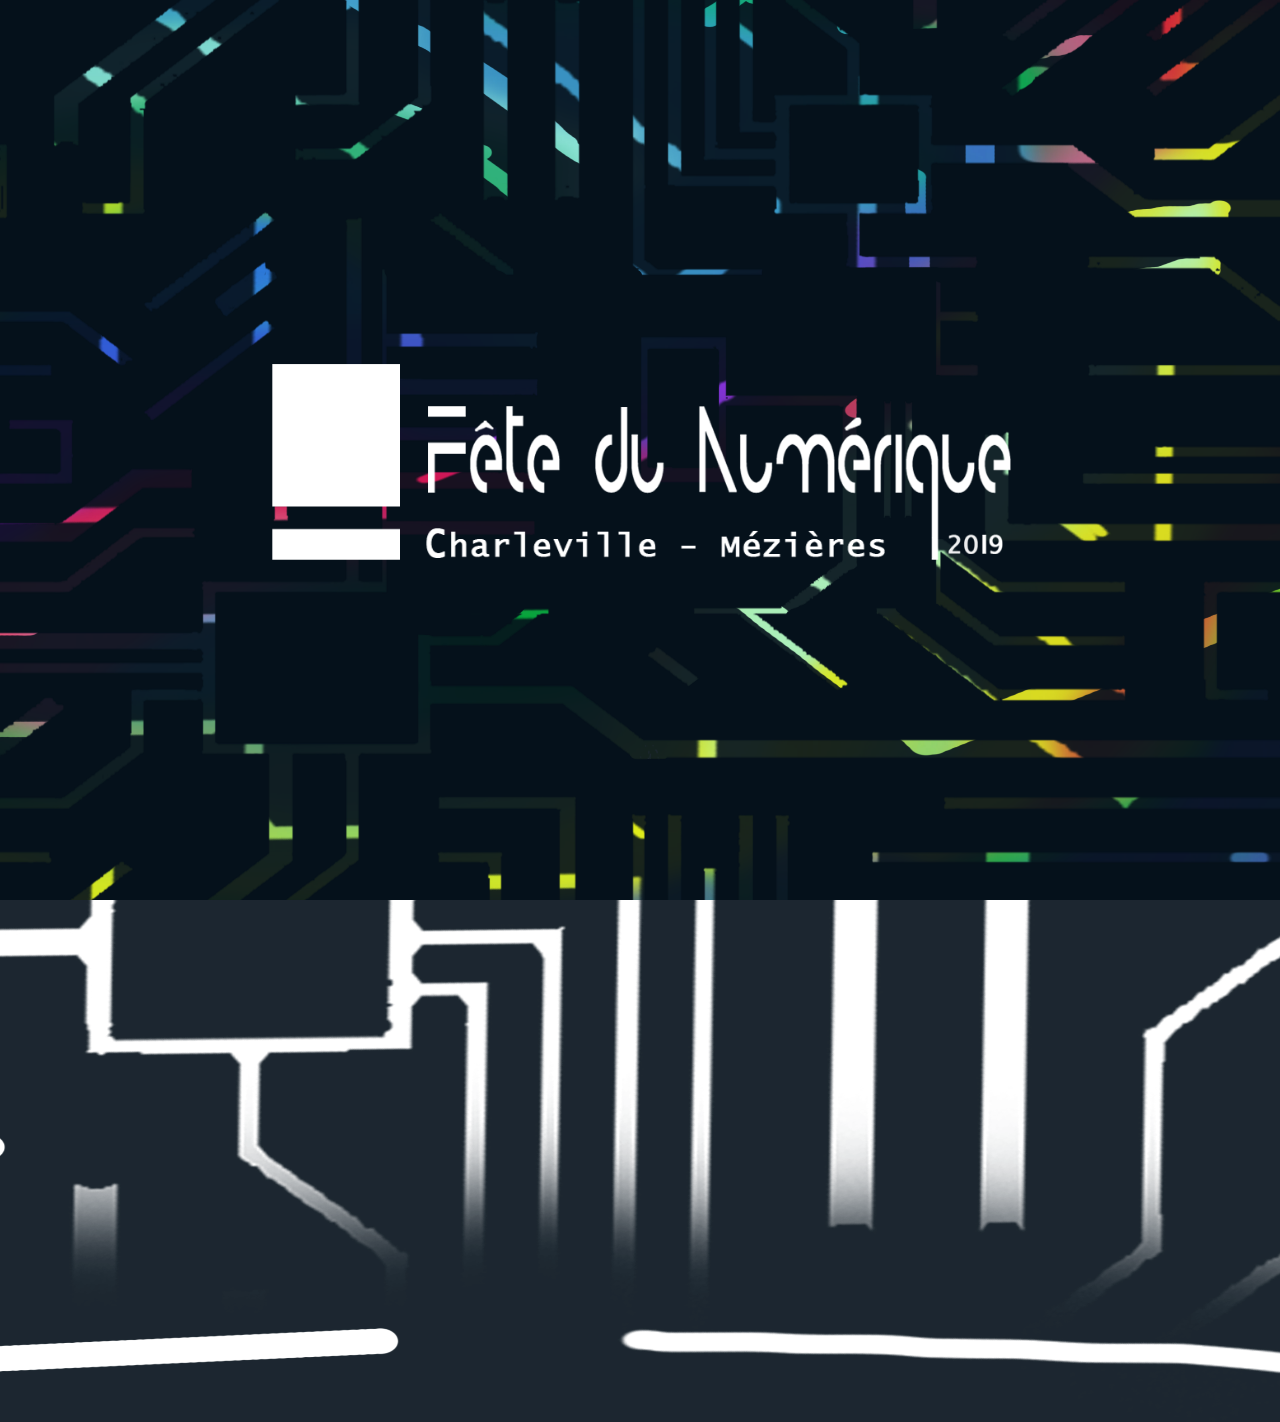
<file: index.html>
<!DOCTYPE html>
<html lang="fr" dir="ltr">
  <head>
    <meta charset="utf-8">
    <link rel="icon" type="image/x-icon" href="images/favicon.png" />
    <link rel="stylesheet" href="css/index.css">
    <meta name="viewport" content="width=device-width, initial-scale=1">
    <title>index</title>
  </head>
  <body>
    <div class="circuit">
      <img src="images/fondcouleur.jpg" alt="" class="couche1">
      <img src="images/couche2.png" alt="" class="couche2">
      <img src="images/couche3.png" alt="" class="spin">
    </div>

    <div >
      <a href="accueil">
        <img src="images/logo.png" alt="" class="logo" >
        <img src="images/logo-mobile.png" alt="" class="logo2">
      </a>

    </div>

  </body>
</html>
</file>
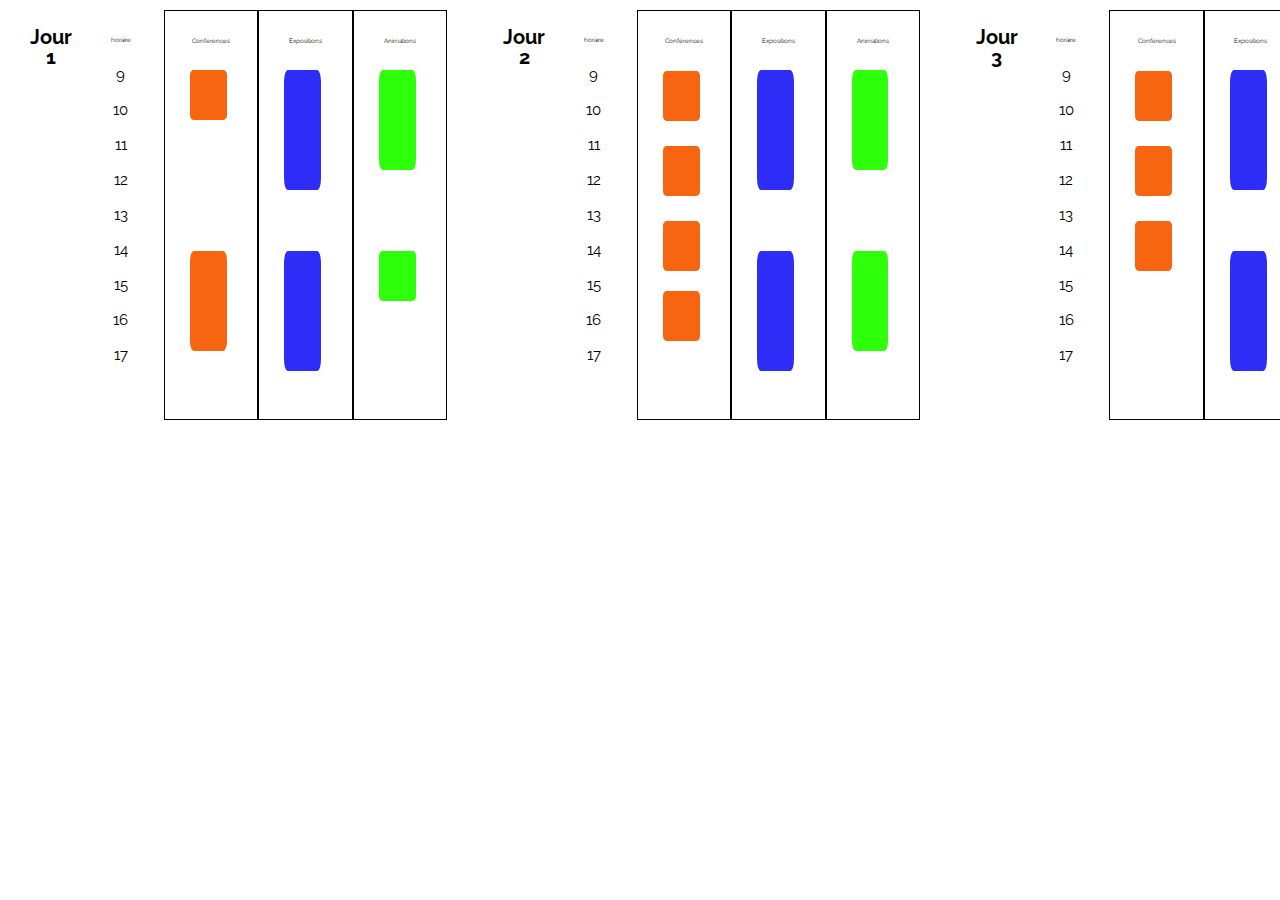
<file: calendrier.html>
<!DOCTYPE html>
<html lang="fr">

<head>
	<meta charset="utf-8">
	<meta http-equiv="Content-Type" content="text/html; charset=utf-8">
	<meta name="viewport" content="width=device-width, initial-scale=1">
	<link rel="icon" type="image/x-icon" href="images/favicon.png" />
	<title>Fête du Numérique 08</title>
	<link rel="stylesheet" type="text/css" href="css/reset.css">
	<link rel="stylesheet" href="https://use.fontawesome.com/releases/v5.1.0/css/all.css" integrity="sha384-lKuwvrZot6UHsBSfcMvOkWwlCMgc0TaWr+30HWe3a4ltaBwTZhyTEggF5tJv8tbt" crossorigin="anonymous">
	<link href="https://fonts.googleapis.com/css?family=Raleway" rel="stylesheet">
	<link rel="stylesheet" type="text/css" href="css/styles.css">
	<link rel="stylesheet" href="css/calendrier.css">
</head>

<body>
  <section class ="calendrier">
    <div class ="jour1">
      <h4>Jour 1</h4>
      <div class="horaire">horaire
          <p>9</p>
          <p>10</p>
          <p>11</p>
          <p>12</p>
          <p>13</p>
          <p>14</p>
          <p>15</p>
          <p>16</p>
          <p>17</p>
      </div>
      <div class="conf">Conférences
        <div class ="a"></div>
        <div class ="b"></div>
      </div>
      <div class="expo">Expositions
        <div class ="a"></div>
        <div class ="b"></div>
      </div>
      <div class="anim">Animations
        <div class ="a"></div>
        <div class ="b"></div>
      </div>
    </div>


    <div class ="jour2">
        <h4>Jour 2</h4>
        <div class="horaire">horaire
            <p>9</p>
            <p>10</p>
            <p>11</p>
            <p>12</p>
            <p>13</p>
            <p>14</p>
            <p>15</p>
            <p>16</p>
            <p>17</p>
        </div>
        <div class="conf">Conférences
          <div class ="a"></div>
          <div class ="b"></div>
          <div class ="c"></div>
          <div class ="d"></div>

        </div>
        <div class="expo">Expositions
          <div class ="a"></div>
          <div class ="b"></div>
        </div>
        <div class="anim">Animations
          <div class ="a"></div>
          <div class ="b"></div>
        </div>
      </div>
    <div class ="jour3">
        <h4>Jour 3</h4>
        <div class="horaire">horaire
            <p>9</p>
            <p>10</p>
            <p>11</p>
            <p>12</p>
            <p>13</p>
            <p>14</p>
            <p>15</p>
            <p>16</p>
            <p>17</p>
        </div>
        <div class="conf">Conférences
          <div class ="a"></div>
          <div class ="b"></div>
          <div class ="c"></div>
    

        </div>
        <div class="expo">Expositions
          <div class ="a"></div>
          <div class ="b"></div>
        </div>
        <div class="anim">Animations
          <div class ="a"></div>
          <div class ="b"></div>
        </div>
      </div>
    </section>
</body>
</html>
</file>
<file: css/index.css>
*{
  padding: 0;
  margin: 0;
}

body{
  overflow: hidden;
}

a{
  color: white;
  text-decoration: none;
}

/* top */

.svg{
  z-index: 0;
  width: 100%;
  position: absolute;
}

.logo{
 z-index: 1;
 position: absolute;
 top: 40%;
 left: 21%;
 width:58%;
}

.couche1{
  z-index: -4;
}

.couche2{
  z-index: -1;
}

.couche1, .couche2 {
position: absolute;
width: 100%;
min-height: 100vh;
}

.logo2{
  z-index: 1;
position: absolute;
top: 23%;
left: 21%;
width: 58%;
  display: none
}

.carre, .barre, .fn, .cm, .year{
  transition: all 2.7s;
}
.titre:hover .carre, .titre:hover .barre {
  moz-box-shadow: 0px 0px 8px 5px #34cdf9;
-webkit-box-shadow: 0px 0px 8px 5px #34cdf9;
-o-box-shadow: 0px 0px 8px 5px #34cdf9;
box-shadow: 0px 0px 8px 5px #34cdf9;

}

.titre:hover .fn, .titre:hover .cm, .titre:hover .year{
  text-shadow: 2px 2px 5px #34CDF9;
}

.spin{
  width: 255%;
  height: 255%;
  position: absolute;
  z-index: -2;
  -webkit-animation: spin 9s linear infinite;
  -moz-animation: spin 9s linear infinite;
  animation: spin 9s linear infinite;
 animation-duration: 9s;
  animation-duration: 9s;
  animation-duration: 9s;
  animation-duration: 43s;
  margin-left: calc(-39% - 150px);
  margin-top: calc(-22% - 150px);
  left: -19%;
  top: -49%;
}

@-moz-keyframes spin { 100% { -moz-transform: rotate(360deg); }
}

@-webkit-keyframes spin {
  100% { -webkit-transform: rotate(360deg);
}}

@keyframes spin { 100% { -webkit-transform: rotate(360deg);
  transform:rotate(360deg); }
}

@media screen and (max-width :800px){

.logo{
  display: none;
}

.logo2{
  display: block;
}

}
</file>
<file: css/styles.css>
html, body {
  margin: 0;
  padding: 0;
  font-family: 'Raleway', sans-serif;
  font-size: 62.5%;
  line-height: 20px;
  display: flex;
  flex-direction: column;
  height: 100%;
}

body {
  overflow-x: hidden;
}

/*       ****************************
         *          HEADER          *
         ****************************

*/

header {
  display: flex;
  justify-content: space-around;
  align-items: center;
  width: 100%;
  background-color: #051821;
  font-size: 2.5rem;
  padding-top: 1%;
  padding-bottom: 1%;
  position: fixed;
  z-index: 10;
  box-shadow: 0 0 11px 12px #000;
}

header div {
  cursor: pointer;
}

header a {
  text-decoration: none;
  color: #f1f1f1;
  outline: none;
}

/*---------------------------BOUTON BURGER------------------------*/

.bar1, .bar2, .bar3 {
  width: 35px;
  height: 5px;
  background-color: #f1f1f1;
  margin: 6px 0;
  /* transition: 0.3s; */
}

.change .bar1 {
  -webkit-transform: rotate(-45deg) translate(-9px, 6px);
  transform: rotate(-45deg) translate(-9px, 6px);
}

.change .bar2 {
  opacity: 0;
}

.change .bar3 {
  -webkit-transform: rotate(45deg) translate(-8px, -8px);
  transform: rotate(45deg) translate(-8px, -8px);
}

/*<---------------------FIN BOUTON------------------------*/

/*<-------------------DEBUT menu déroulant--------------------->*/

.sidenav {
  height: 100%;
  width: 0%;
  position: fixed;
  z-index: -2;
  top: 12.05%;
  left: 0%;
  background-color: rgba(5,24,33,0.8);
  overflow-x: hidden;
  padding-top: 25px;
}

/*--animation du menu déroulant---*/

.animation-left {
  animation-name: slideleft;
  animation-duration: 1s;
  animation-fill-mode: forwards;
}

.animation-right {
  animation-name: slideright;
  animation-duration: 1s;
  animation-fill-mode: forwards;
}

@keyframes slideleft {
  100% {width: 21%;}
}

@keyframes slideright {
  0% {width: 21%;}
  100% {width: 0%;}
}

.sidenav a {
  display: block;
  padding: 25px 8px 8px 32px;
  text-decoration: none;
  font-size: 2.5rem;
  color: #f1f1f1;
  white-space: nowrap;
  transition: 1s;
}

/*<-------------------FIN menu déroulant--------------------->*/

/*<-------------------DEBUT  logo------------*/

.logo {
  width: 18%;
}

.logo1 {
  width: 100%;
}

.resize {
  max-width: 100%;
  height: auto !important;
}

/*<-------------------FIN logo--------------------->*/

/* ----------- DEBUT compte inscrip / connect---------------------->*/

.programme a:hover,
.cpt_inscrip a:hover {
  animation: nom_anim_bouton1 0.5s infinite alternate;
}

.cpt_connect:hover {
  animation: flip 2s;
}

@keyframes nom_anim_bouton1{
0% {
    text-shadow: :0 0 5px #46a1bc;
  }
100% {
    text-shadow: 0 0 50px #55acee;
    text-decoration: underline;
  }
}

/*       ****************************
         * PARTIE STICKY SOCIAL BAR *
         ****************************

*/

.icon-bar {
  position: fixed;
  right: 0%;
  top: 50%;
  z-index: 50;
}

.icon-bar:hover .socialhide {
  visibility: visible;
}

.icon-bar a {
  display: block;
  text-align: center;
  padding: 11px;
  transition: all 0.5s ease;
  color: white;
  font-size: 2rem;
}

.icon-bar a:hover {
  background-color: #000;
}

.socialhide {
  visibility: hidden;
  color: #0983a9;
  cursor: pointer;
  font-size: 2rem;
}

.socialappear {
  position: fixed;
  right: 0%;
  top: 55%;
  color: #0983a9;
  display: block;
  cursor: pointer;
  font-size: 2rem;
  z-index: 50;
}

.facebook {
  background: #3B5998;
  color: white;
}

.twitter {
  background: #55ACEE;
  color: white;
}

.instagram {
  background: #fe6242;
  color: white;
}

/*
           *********************************************
           *          PARTIE MAIN page accueil         *
           **********************************************/

.page_accueil {
  margin-top: 5%;
}

.contenu {
  position: absolute;
  z-index: 9;
  background-color: #fff;
}

/*
           *********************************************
           *          PARTIE PRESENTATION              *
           *********************************************
 */

.ci {
  position: relative;
}

.ci img {
  width: 100%;
}

.ombreplace {
  position: absolute;
  bottom: 0;
  width: 100%;
  z-index: 3
}

.presentation {
  position: absolute;
  width: 55%;
  margin: auto;
  height: 250px;
}

.pres {
  position: relative;
}

.pres p {
  position: absolute;
  z-index: 9;
  width: 29%;
  color: white;
  font-size: 1.6rem;
  margin-top: 13%;
  margin-left: 36%;
  background-color: black;
  padding: 40px;
  top: 0;
  border: 2px ridge;
  background-color: #051821;
}

.presentation h3 {
  text-align: center;
  font-size: 2.5rem;
  margin: 0;
}

/*       ****************************
         *          PARALLAX        *
         ****************************
*/

.couche2 {
  position: absolute;
  width: 100%;
  z-index: 2;
  top: 0;
}

.couche3 {
  position: absolute;
  z-index: 1;
  top: -1120px;
  width: 110% !important;
}

/*

/*
            *********************************************
            *          FIN PARTIE PRESENTATION          *
            *********************************************
  */

/*
              *********************************************
              *               ACCUEIL EVENEMENT           *
              *********************************************
    */

.evenement {
  display: flex;
  width: 90%;
  margin: auto;
  text-align: center;
  margin-top: 50px;
}

.evenement .conf, .evenement .expo, .evenement .anim {
  width: 29%;
  margin: auto;
  text-align: center;
  /* max-width: 100%; */
  height: auto !important;
  -webkit-transition: all 0.5s ease-out;
  /*compatibilité chrome*/
  -moz-transition: all 0.5s ease-out;
  /*compatibilité firefox*/
  -o-transition: all 0.5s ease-out;
  /*compatibilité opéra*/
  transition: all 0.5s ease-out;
  /* Autre navigateur */
}

.evenement p {
  text-align: center;
  font-size: 2rem;
  margin: auto;
  padding: 20px;
  color: white;
}

.evenement .pict {
  max-width: 100%;
  height: auto !important;
}

.evenement .conf {
  background-color: #e7b171
}

.evenement .expo {
  background-color: #78a5c1;
}

.evenement .anim{
  background-color: #a87cc9;
}

.evenement .conf:hover,
.evenemnt .expo:hover,
.evenement .anim:hover {
  -webkit-transform: scale(1.2);
  transform: scale(1.2);
  cursor: pointer;
}

/*
           *********************************************
           * PARTIE GOOGLE MAP ET TEXTE PAGE D'ACCUEIL *
           *********************************************
 */

div p {
  text-align: justify;
  font-size: 1.5rem;
}

.mapaccueil {
  display: flex;
  justify-content: space-around;
  text-align: center;
  margin-top: 50px;
  margin-bottom: 100px;
}

.sct3txt, .googlemap {
  width: 43%;
}

.sct3txt h3 {
  text-align: center;
  font-size: 2.5rem;
}

.googlemap iframe {
  width: 100% !important;
  height: 100% !important;
}

/*
           *********************************************
           *       PARTIE BOUTONS DE FORMULAIRES       *
           *********************************************
 */

.subconn::before {
  -webkit-border-radius: 3px;
  -moz-border-radius: 3px;
  -webkit-box-shadow: #959595 0 2px 5px;
  -moz-box-shadow: #959595 0 2px 5px;
  border-radius: 3px;
  box-shadow: #959595 0 2px 5px;
  content: "";
  display: block;
  height: 100%;
  left: 0;
  padding: 2px 0 0;
  position: absolute;
  top: 0;
  width: 100%;
}

.subconn:active {
  background: #474747;
  background: -webkit-gradient(linear, 0 0, 0 bottom, from(#474747), to(#444));
  outline: 1px solid;
  outline-color: white;
  background: -moz-linear-gradient(#474747, #444);
  background: linear-gradient(#474747, #444);
  box-shadow: inset 0 10px 15px 0 #3e3e3e;
  top: 2px;
}

.subconn {
  font: bold 12px Arial, Helvetica, Clean, sans-serif;
  box-shadow: inset 0 0 20px rgba(255, 255, 255, 0);
  cursor: pointer;
  outline: 1px solid;
  outline-color: #fff;
  outline-offset: 0px;
  text-shadow: none;
  border-radius: 0;
  transition: all 1250ms cubic-bezier(0.19, 1, 0.22, 1);
}

.subconn:hover {
  box-shadow: inset 0 0 20px rgba(255, 255, 255, .5), 0 0 20px rgba(255, 255, 255, .2);
  outline-color: rgba(255, 255, 255, 0);
  outline-offset: 15px;
  text-shadow: 1px 1px 2px #427388;
  background: linear-gradient(#4c4c4c, #565656);
}

/*            ************************
              *    PARTIE FOOTER     *
              ************************
*/

footer {
  position: relative;
  bottom: 0;
}

.footer-distributed {
  background-color: #292C2F;
  box-shadow: 0 1px 1px 0 rgba(0, 0, 0, 0.12);
  box-sizing: border-box;
  width: 100%;
  text-align: left;
  font: bold 1.6rem sans-serif;
  padding: 55px 50px;
  margin-top: auto;
}

.footer-distributed .footer-left, .footer-distributed .footer-center, .footer-distributed .footer-right {
  display: inline-block;
  vertical-align: top;
}

/* ------------------Footer left-------------------- */

.footer-distributed .footer-left {
  width: 40%;
}

/* ----------------- logo------------------ */

footer img {
  width: 80%;
}

/* --------------------Footer links----------------- */

.footer-distributed .footer-links {
  color: #ffffff;
  margin: 20px 0 12px;
  padding: 0;
}

.footer-distributed .footer-links a {
  display: inline-block;
  line-height: 1.8;
  text-decoration: none;
  color: inherit;
}

.footer-links a {
  position: relative;
  display: inline-block;
  color: #666;
  transition: color .2s ease;
  padding: 3px 0;
  margin-bottom: 15px;
}

.footer-links a:hover {
  color: #aaa;
}

.footer-links a:hover::after, .footer-links a:hover::before {
  width: 100%;
  left: 0;
}

.footer-links a::after, .footer-links a::before {
  content: '';
  position: absolute;
  top: calc(100%);
  width: 0;
  right: 0;
  height: 3px;
}

.footer-links a::before {
  transition: width .4s cubic-bezier(0.51, 0.18, 0, 0.88) .1s;
  background: #498fba;
}

.footer-links a::after {
  transition: width .2s cubic-bezier(0.29, 0.18, 0.26, 0.83);
  background: #c1341a;
}

.footer-distributed .footer-company-name {
  color: #8f9296;
  font-size: 1.4rem;
  font-weight: normal;
  margin: 0;
}

/* -------------------Footer Center------------------- */

.footer-distributed .footer-center {
  width: 35%;
}

.footer-distributed .footer-center i {
  background-color: #33383b;
  color: #ffffff;
  font-size: 2.5rem;
  width: 38px;
  height: 38px;
  border-radius: 50%;
  text-align: center;
  line-height: 42px;
  margin: 10px 15px;
  vertical-align: middle;
}

.footer-distributed .footer-center i.fa-envelope {
  font-size: 1.7rem;
  line-height: 38px;
}

.footer-center #marker:hover i {
  -webkit-animation: bounce 1s;
  animation: bounce 1s;
  color: #bf2c20;
}

.footer-center #phone:hover i {
  -webkit-animation: bounce 1s;
  animation: bounce 1s;
  color: #00ad5f;
}

.footer-center #envelope:hover i {
  -webkit-animation: bounce 1s;
  animation: bounce 1s;
  color: #438cc3;
}

.footer-distributed .footer-center p {
  display: inline-block;
  color: #ffffff;
  vertical-align: middle;
  margin: 0;
}

.footer-distributed .footer-center p span {
  display: block;
  font-weight: normal;
  font-size: 1.4rem;
  line-height: 2;
}

.footer-distributed .footer-center p a {
  color: #5383d3;
  text-decoration: none;
  ;
}

/* ------------------Footer Right----------------- */

.footer-distributed .footer-right {
  width: 20%;
}

.footer-distributed .footer-company-about {
  line-height: 20px;
  color: #92999f;
  font-size: 1.3rem;
  font-weight: normal;
  margin: 0;
}

.footer-distributed .footer-company-about span {
  display: block;
  color: #ffffff;
  font-size: 1.4rem;
  font-weight: bold;
  margin-bottom: 20px;
}

.footer-distributed .footer-icons {
  margin-top: 25px;
}

.footer-distributed .footer-icons a {
  display: inline-block;
  width: 35px;
  height: 35px;
  cursor: pointer;
  background-color: #33383b;
  border-radius: 2px;
  font-size: 2rem;
  color: #ffffff;
  text-align: center;
  line-height: 35px;
  margin-right: 3px;
  margin-bottom: 5px;
}

.footer-icons a:hover {
  -webkit-transform: scale(1.4);
  transform: scale(1.4);
}

#fb:hover {
  color: #3b5998;
}

#tw:hover {
  color: #00aced;
}

#lkd:hover {
  color: #0077b5;
}

/*********************************************************
*                          FIN FOOTER                    *
**********************************************************

/*********************************************************
*                          GENERATION EVENEMENT          *
**********************************************************/

.messagevalid {
  margin-top: 15%;
  margin-bottom: 5%;
  font-size: 2rem;
  color: #f1f1f1f1;
  text-align: center;
  line-height: 46px;
  max-width: 100%;
}

.messagevalid a {
  font-size: 1.8rem;
  margin: 1% auto;
}

/*********************************************************
*                      fin GENERATION EVENEMENT          *
**********************************************************

/*********************************************************
------------partie media queries responsive------------- *
*********************************************************/

@media screen and (max-height: 250px) {
  .sidenav {
    padding-top: 15px;
  }
  .sidenav a {
    font-size: 1.8rem;
  }
}

@media screen and (max-width: 800px) {
  .sidenav {
    top: 14.5%;
    left: 0%;
    background-color: rgba(0, 0, 0, 0.8);
    overflow-x: hidden;
  }

  .menu {
    width: 10%;
    margin: 0;
  }

  .programme,
  .cpt_inscrip {
    display: none;
  }

.logo{
  width: 50%;
}

  @keyframes slideleft {
    100% {
      width: 90%;
    }
  }
  @keyframes slideright {
    0% {
      width: 90%;
    }
    100% {
      width: 0%;
    }
  }

  .footer-distributed {
    font: bold 1.4rem sans-serif;
    /* position: inherit; */
  }
  footer img {
    width: 100%;
  }

  .footer-distributed .footer-left, .footer-distributed .footer-center, .footer-distributed .footer-right {
    display: block;
    width: 100%;
    margin-bottom: 40px;
    text-align: center;
  }
  .footer-distributed .footer-center i {
    margin-left: 0;
    display: flex;
    flex-direction: column;
    margin: auto;
    margin-top: 20px;
  }
  .footer-distributed .footer-center p {
    font-size: 1.4rem;
  }
  .mapaccueil {
    flex-direction: column;
    align-items: center;
  }
  .sct3txt, .googlemap {
    width: 80%;
  }
  .icon-bar a {
    display: block;
    text-align: center;
    padding: 6px;
    transition: all 0.3s ease;
    color: white;
    font-size: 2rem;
  }
  .evenement {
    display: flex;
    flex-direction: column;
  }
  .evenement .conf, .evenement .expo, .evenement .anim {
    width: 60%;
    margin-bottom: 5%;
  }
}

@media screen and (max-width :1200px) {
  .pres p {
    margin: 0 auto;
    width: 60%;
    margin-top: 110px;
    left: 10%;
  }

  .couche3 {
    top: -759px;
  }

  .ci img:first-child {
    height: 700px;
  }
}
</file>
<file: css/calendrier.css>
body {font-family: "Raleway", sans-serif;}

.calendrier{
  display : flex;
}
h4{
  font-size: 20px;
  margin-top: 4%;
  }

.jour1,
.jour2,
.jour3 {
    display :flex;
    padding: 10px 25px;
    max-width: 33%;
    text-align: center;
    height: 100%;
}

.horaire{
  width : 50px;
  background-color: white;
  padding:20px;
}

div p
{text-align: center;
}

.conf,
.expo,
.anim {
  border: 1px solid black ;
  position:relative;
  width:100px;
  padding-top: 20px;
}

.a,
.b,
.c,
.d{
  position: absolute;
  width:40%;
  border-radius: 10%;
}

 .conf .a,
 .conf .b,
 .conf .c,
 .conf .d{
   background-color: rgb(247, 101, 16);
 }

 .expo .a,
 .expo .b{
   position: absolute;
   background-color: #2e2df8;
 }

 .anim .a,
 .anim .b {
   position: absolute;
   background-color: #2eff0a;
 }

.jour1 .conf .a{
  height: 50px;
  transform:translate(25px, 19px);
}

.jour1 .conf .b {
  height: 100px;
  transform:translate(25px, 200px);
}

.jour1 .expo .a {
   height: 120px;
   transform:translate(25px, 19px);
 }

.jour1 .expo .b {
  height: 120px;
  transform:translate(25px, 200px);
}

.jour1 .anim .a{
  height:100px;
  transform:translate(25px, 19px);
}

.jour1 .anim .b {
  height: 50px;
  transform:translate(25px, 200px);
}

.jour2 .conf .a{
  height: 50px;
  transform:translate(25px, 20px);
}

.jour2 .conf .b {
  height: 50px;
  transform:translate(25px, 95px);
}

.jour2 .conf .c{
  height: 50px;
  transform:translate(25px, 170px);
}

.jour2 .conf .d {
  height: 50px;
  transform:translate(25px, 240px);
}

.jour2 .expo .a {
   height: 120px;
   transform:translate(25px, 19px);
 }

.jour2 .expo .b {
  height: 120px;
  transform:translate(25px, 200px);
}

.jour2 .anim .a{
  height:100px;
  transform:translate(25px, 19px);
}

.jour2 .anim .b {
  height: 100px;
  transform:translate(25px, 200px);
}

.jour3 .conf .a{
  height: 50px;
  transform:translate(25px, 20px);
}

.jour3 .conf .b {
  height: 50px;
  transform:translate(25px, 95px);
}

.jour3 .conf .c{
  height: 50px;
  transform:translate(25px, 170px);
}

.jour3 .expo .a {
   height: 120px;
   transform:translate(25px, 19px);
 }

.jour3 .expo .b {
  height: 120px;
  transform:translate(25px, 200px);
}

.jour3 .anim .a {
  height: 100px;
  transform:translate(25px, 200px);
}
</file>
